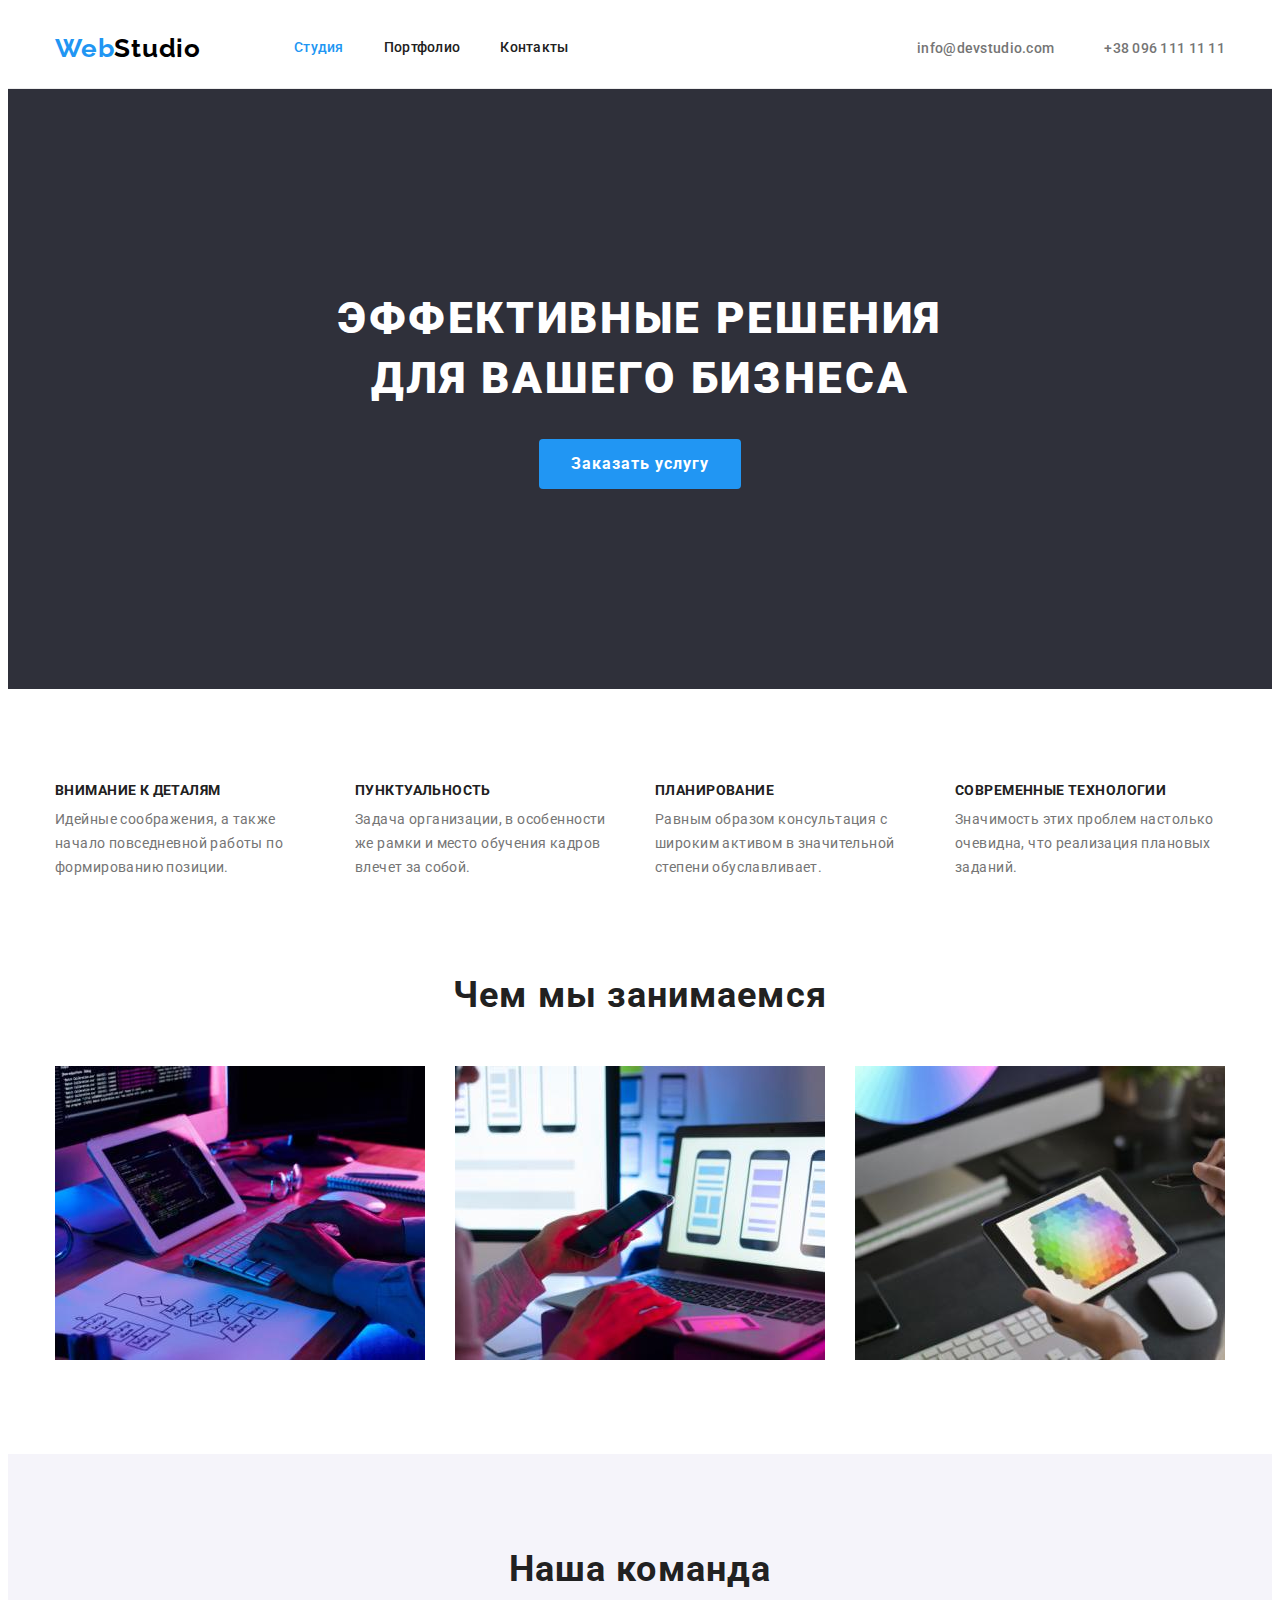
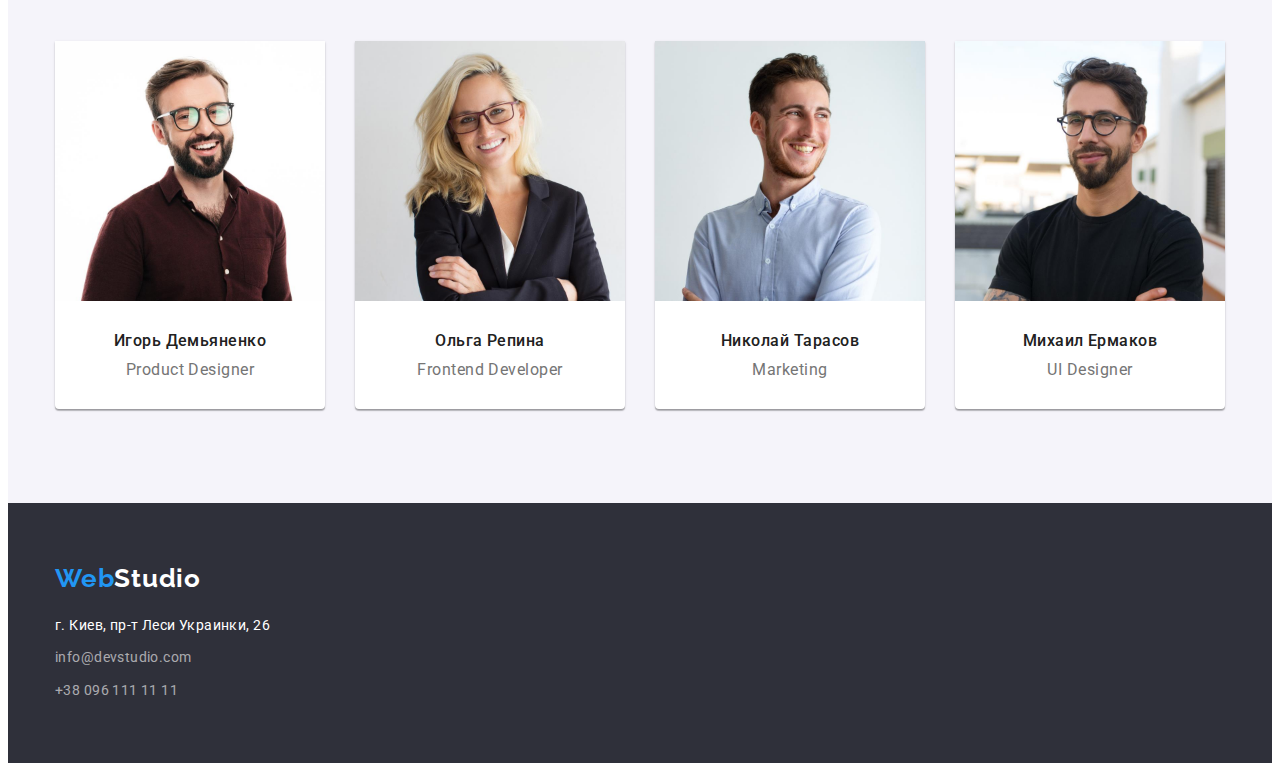
<file: index.html>
<!DOCTYPE html>
<html lang="ru">
<head>
    <meta charset="UTF-8">
    <meta http-equiv="X-UA-Compatible" content="IE=edge">
    <meta name="viewport" content="width=device-width, initial-scale=1.0">
    <link rel="stylesheet" href="https://cdnjs.cloudflare.com/ajax/libs/modern-normalize/1.1.0/modern-normalize.min.css" integrity="sha512-wpPYUAdjBVSE4KJnH1VR1HeZfpl1ub8YT/NKx4PuQ5NmX2tKuGu6U/JRp5y+Y8XG2tV+wKQpNHVUX03MfMFn9Q==" crossorigin="anonymous" referrerpolicy="no-referrer" />
    <link rel="stylesheet" href="./css/styles.css">
    <link rel="preconnect" href="https://fonts.googleapis.com">
    <link rel="preconnect" href="https://fonts.gstatic.com" crossorigin>
    <link href="https://fonts.googleapis.com/css2?family=Raleway:wght@700&family=Roboto:wght@400;500;700;900&display=swap" rel="stylesheet">
    <title>WebStudio</title>
</head>
<body>
    <!-- header -->
    <header class="header">
        <div class="container header-container">
            <nav class="nav-menu">
                <a class="link logo up-logo" href="./index.html">
                    <span class="logo-span">Web</span>Studio
                </a>
                <ul class="site-nav list">
                    <li class="nav-item">
                        <a class="link menu-link active-link" href="./index.html">Студия</a>
                    </li>
                    <li class="nav-item">
                        <a class="link menu-link" href="./portfolio.html">Портфолио</a>
                    </li>
                    <li class="nav-item">
                        <a class="link menu-link" href="">Контакты</a>
                    </li>
                </ul>
            </nav>
            <ul class="list header-contacts-list">
                <li class="contact-list-item">
                    <a class="link header-contacts" href="mailto:info@devstudio.com">info@devstudio.com</a>
                </li>
                <li class="contact-list-item">
                    <a class="link header-contacts" href="tel:+380961111111">+38 096 111 11 11</a>
                </li>
            </ul>
    </div>
    </header>

    <!-- main -->
    <main>
        
            <section class="main-header-section">
                <div class="container">
                    <h1 class="main-title">Эффективные решения для вашего бизнеса</h1>
                    <button class="btn" type="button">Заказать услугу</button>
                </div>
            </section>
        
            <section class="benefits-container">
                <div class="container">
                    <h2 class="visually-hidden">Наши преимущества</h2>

                    <ul class="list benefits-list">
                        <li class="benefits-list-item">
                            <h3 class="benefits-title">Внимание к деталям</h3>
                            <p class="benefits-after-title">Идейные соображения, а также начало повседневной работы по формированию позиции.</p>
                        </li>
                        <li class="benefits-list-item">
                            <h3 class="benefits-title">Пунктуальность</h3>
                            <p class="benefits-after-title">Задача организации, в особенности же рамки и место обучения кадров влечет за собой.</p>
                        </li>
                        <li class="benefits-list-item">
                            <h3 class="benefits-title">Планирование</h3>
                            <p class="benefits-after-title">Равным образом консультация с широким активом в значительной степени обуславливает.</p>
                        </li>
                        <li class="benefits-list-item">
                            <h3 class="benefits-title">Современные технологии</h3>
                            <p class="benefits-after-title">Значимость этих проблем настолько очевидна, что реализация плановых заданий.</p>
                        </li>
                    </ul>
                </div>
            </section>
            <section class="our-works-section">
                <div class="container">
                    <h2 class="secondary-title">Чем мы занимаемся</h2>
                <ul class="list our-works-list">
                    <li class="our-works-list-item">
                        <img src="./images/example1.jpg" alt="Фото сайта" width="370">
                    </li>
                    <li class="our-works-list-item">
                        <img src="./images/example2.jpg" alt="Фото приложения" width="370">
                    </li>
                    <li class="our-works-list-item">
                        <img src="./images/example3.jpg" alt="Фото приложения на планшете" width="370">
                    </li>
                </ul>
                </div>
                
            </section>
            <section class="team-section">
                <div class="container">
                    <h2 class="secondary-title">Наша команда</h2>
                    <ul class="list team-list">
                        <li class="team-list-item">
                            <img src="./images/team-mate-1.jpg" alt="Фото сотрудника компании" width="270">
                            <div class="team-list-item-cont">
                                <h3 class="team-name-title">Игорь Демьяненко</h3>
                                <p class="team-name-after-title">Product Designer</p>
                            </div>
                        </li>
                        <li class="team-list-item">
                            <img src="./images/team-mate-2.jpg" alt="Фото сотрудника компании" width="270">
                            <div class="team-list-item-cont">
                                <h3 class="team-name-title">Ольга Репина</h3>
                                <p class="team-name-after-title">Frontend Developer</p>
                            </div>
                        </li>
                        <li class="team-list-item">
                            <img src="./images/team-mate-3.jpg" alt="Фото сотрудника компании" width="270">
                            <div class="team-list-item-cont">
                                <h3 class="team-name-title">Николай Тарасов</h3>
                                <p class="team-name-after-title">Marketing</p>
                            </div>
                        </li>
                        <li class="team-list-item">
                            <img src="./images/team-mate-4.jpg" alt="Фото сотрудника компании" width="270">
                            <div class="team-list-item-cont">
                                <h3 class="team-name-title">Михаил Ермаков</h3>
                                <p class="team-name-after-title">UI Designer</p>
                            </div>
                        </li>
                    </ul>
                </div>
            </section>
    </main>

    <!-- footer -->
    <footer class="footer">
        <div class="container">
            <a class="logo link down-logo" href="./index.html">
                <span class="logo-span">Web</span>Studio
            </a>
            <address class="footer-address">
                <p class="footer-address-text">г. Киев, пр-т Леси Украинки, 26</p>
                <ul class="list footer-adress-list">
                    <li class="footer-address-list-item">
                        <a class="link footer-address-link" href="mailto:info@devstudio.com">info@devstudio.com</a>
                    </li>
                    <li class="footer-address-list-item">
                        <a class="link footer-address-link" href="tel:+380961111111">+38 096 111 11 11</a>
                    </li>
                </ul>
            </address>
        </div>
    </footer>
</body>
</html>
</file>
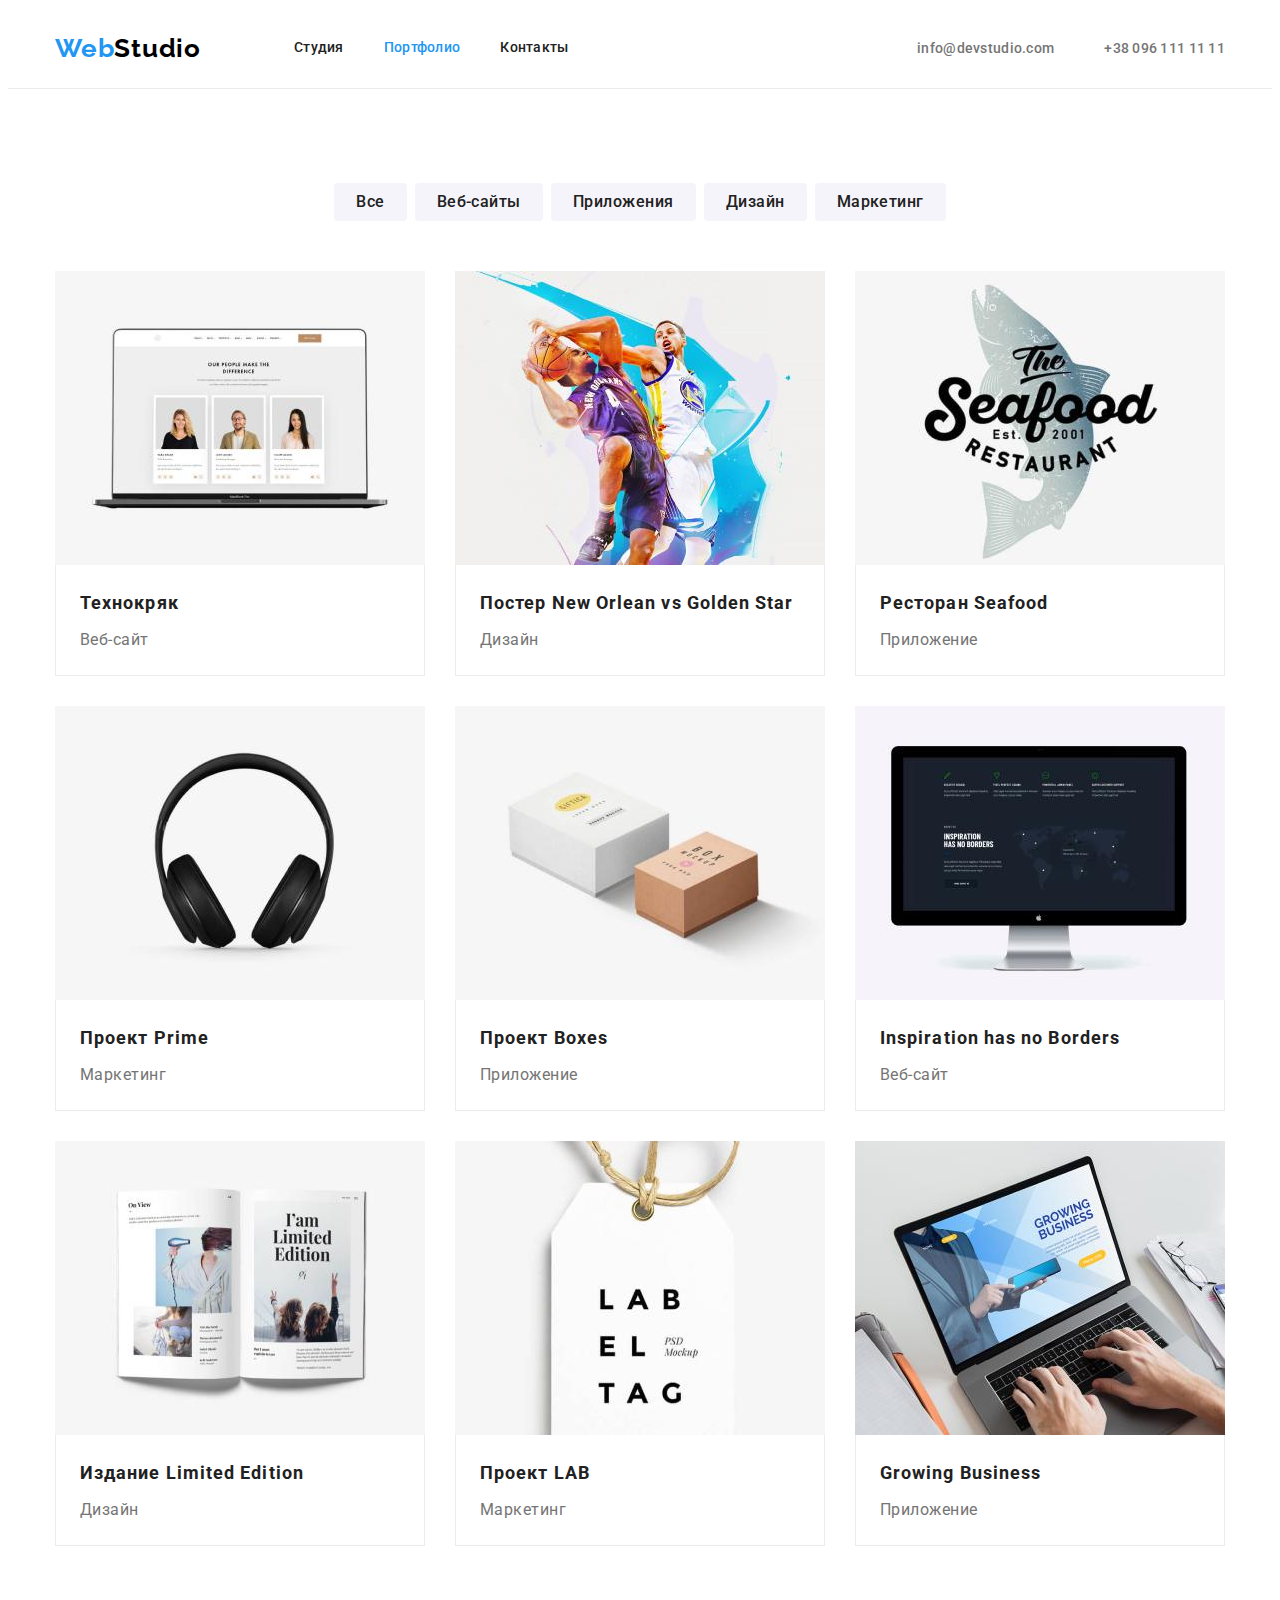
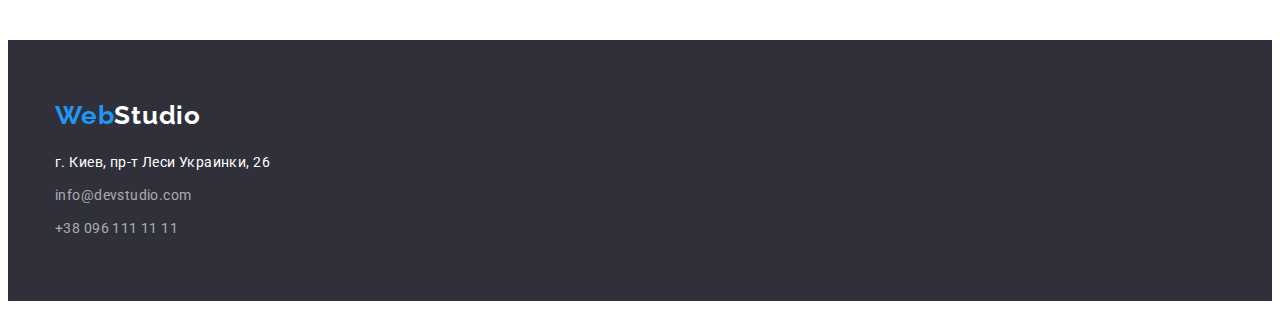
<file: portfolio.html>
<!DOCTYPE html>
<html lang="ru">
<head>
    <meta charset="UTF-8">
    <meta http-equiv="X-UA-Compatible" content="IE=edge">
    <meta name="viewport" content="width=device-width, initial-scale=1.0">
    <link rel="stylesheet" href="https://cdnjs.cloudflare.com/ajax/libs/modern-normalize/1.1.0/modern-normalize.min.css" integrity="sha512-wpPYUAdjBVSE4KJnH1VR1HeZfpl1ub8YT/NKx4PuQ5NmX2tKuGu6U/JRp5y+Y8XG2tV+wKQpNHVUX03MfMFn9Q==" crossorigin="anonymous" referrerpolicy="no-referrer" />
    <link rel="stylesheet" href="./css/styles.css">
    <link rel="preconnect" href="https://fonts.googleapis.com">
    <link rel="preconnect" href="https://fonts.gstatic.com" crossorigin>
    <link href="https://fonts.googleapis.com/css2?family=Raleway:wght@700&family=Roboto:wght@400;500;700;900&display=swap" rel="stylesheet">
    <title>Портфолио</title>
</head>
<body>
    <!-- header -->
    <header class="header">
        <div class="container header-container">
            <nav class="nav-menu">
                <a class="link logo up-logo" href="./index.html">
                    <span class="logo-span">Web</span>Studio
                </a>
                <ul class="site-nav list">
                    <li class="nav-item">
                        <a class="link menu-link" href="./index.html">Студия</a>
                    </li>
                    <li class="nav-item">
                        <a class="link menu-link active-link" href="./portfolio.html">Портфолио</a>
                    </li>
                    <li class="nav-item">
                        <a class="link menu-link" href="">Контакты</a>
                    </li>
                </ul>
            </nav>
            <ul class="list header-contacts-list">
                <li class="contact-list-item">
                    <a class="link header-contacts" href="mailto:info@devstudio.com">info@devstudio.com</a>
                </li>
                <li class="contact-list-item">
                    <a class="link header-contacts" href="tel:+380961111111">+38 096 111 11 11</a>
                </li>
            </ul>
    </div>
    </header>

    <!-- main -->
    <main>
        <section class="work-list-container">
            <div class="container">
                <h1 class="visually-hidden">Наши работы</h1>
                <ul class="list filter-btn-list">
                    <li class="filter-btn-list-item"><button class="btn-filter" type="button">Все</button></li>
                    <li class="filter-btn-list-item"><button class="btn-filter" type="button">Веб-сайты</button></li>
                    <li class="filter-btn-list-item"><button class="btn-filter" type="button">Приложения</button></li>
                    <li class="filter-btn-list-item"><button class="btn-filter" type="button">Дизайн</button></li>
                    <li class="filter-btn-list-item"><button class="btn-filter" type="button">Маркетинг</button></li>
                </ul>
                <ul class="list work-list">
                    <li class="work-list-item">
                        <a class="link" href="">
                            <img src="./images/our-works-1.jpg" alt="Фото веб-сайта" width="370">
                            <div class="work-list-item-txt">
                                <h2 class="our-works-title">Технокряк</h2>
                                <p class="our-works-subtitle">Веб-сайт</p>
                            </div>
                        </a>
                    </li>
                    <li class="work-list-item">
                        <a class="link" href="">
                            <img src="./images/our-works-2.jpg" alt="Фото постера" width="370">
                            <div class="work-list-item-txt">
                                <h2 class="our-works-title">Постер New Orlean vs Golden Star</h2>
                                <p class="our-works-subtitle">Дизайн</p>
                            </div>
                        </a>
                    </li>
                    <li class="work-list-item">
                        <a class="link" href="">
                            <img src="./images/our-works-3.jpg" alt="Фото с логотипом ресторана" width="370">
                            <div class="work-list-item-txt">
                                <h2 class="our-works-title">Ресторан Seafood</h2>
                                <p class="our-works-subtitle">Приложение</p>
                            </div>
                        </a>
                    </li>
                    <li class="work-list-item">
                        <a class="link" href="">
                            <img src="./images/our-works-4.jpg" alt="Фото с наушниками" width="370">
                            <div class="work-list-item-txt">
                                <h2 class="our-works-title">Проект Prime</h2>
                                <p class="our-works-subtitle">Маркетинг</p>
                            </div>
                        </a>
                    </li>
                    <li class="work-list-item">
                        <a class="link" href="">
                            <img src="./images/our-works-5.jpg" alt="Фото с коробками" width="370">
                            <div class="work-list-item-txt">
                                <h2 class="our-works-title">Проект Boxes</h2>
                                <p class="our-works-subtitle">Приложение</p>
                            </div>
                        </a>
                    </li>
                    <li class="work-list-item">
                        <a class="link" href="">
                            <img src="./images/our-works-6.jpg" alt="Фото веб-сайта" width="370">
                            <div class="work-list-item-txt">
                                <h2 class="our-works-title">Inspiration has no Borders</h2>
                                <p class="our-works-subtitle">Веб-сайт</p>
                            </div>
                        </a>
                    </li>
                    <li class="work-list-item">
                        <a class="link" href="">
                            <img src="./images/our-works-7.jpg" alt="Фото журнала" width="370">
                            <div class="work-list-item-txt">
                                <h2 class="our-works-title">Издание Limited Edition</h2>
                                <p class="our-works-subtitle">Дизайн</p>
                            </div>
                        </a>
                    </li>
                    <li class="work-list-item">
                        <a class="link" href="">
                            <img src="./images/our-works-8.jpg" alt="Фото с логотипом бирки" width="370">
                            <div class="work-list-item-txt">
                                <h2 class="our-works-title">Проект LAB</h2>
                                <p class="our-works-subtitle">Маркетинг</p>
                            </div>
                        </a>
                    </li>
                    <li class="work-list-item">
                        <a class="link" href="">
                            <img src="./images/our-works-9.jpg" alt="Фото с приложением на PC" width="370">
                            <div class="work-list-item-txt">
                                <h2 class="our-works-title">Growing Business</h2>
                                <p class="our-works-subtitle">Приложение</p>
                            </div>
                        </a>
                    </li>
                </ul>
        </div>
        </section>
 
    </main>

    <!-- footer -->
    <footer class="footer">
        <div class="container">
            <a class="logo link down-logo" href="./index.html">
                <span class="logo-span">Web</span>Studio
            </a>
            <address class="footer-address">
                <p class="footer-address-text">г. Киев, пр-т Леси Украинки, 26</p>
                <ul class="list footer-adress-list">
                    <li class="footer-address-list-item">
                        <a class="link footer-address-link" href="mailto:info@devstudio.com">info@devstudio.com</a>
                    </li>
                    <li class="footer-address-list-item">
                        <a class="link footer-address-link" href="tel:+380961111111">+38 096 111 11 11</a>
                    </li>
                </ul>
            </address>
        </div>
    </footer>
</body>
</html>
</file>
<file: css/styles.css>
*,
*::before,
*::after
{
    box-sizing: border-box;
}

:root
{
    --primary-text-color: #212121;
    --secondary-text-color: #757575;
    --primary-title-color: #FFFFFF;
    --secondary-title-color: #212121;
    --accent-color: #2196F3;
    --logo-text-color: #000000;
    --secondary-accent-color: #188CE8;
    --third-text-color: #FFFFFF;
    --adress-text-color: rgba(255, 255, 255, 0.6);
    --secondary-background-color: #F5F4FA;
}

body{
    font-family: "Roboto", sans-serif;
    color: var(--primary-text-color);
}

p, h1, h2, h3, h4, h5, h6
{
    margin: 0;
    padding: 0;
}

img
{
    display:block;
}

.link
{
    text-decoration: none;
}

.list
{
    list-style: none;
    margin: 0;
    padding: 0;
}

.container
{
    width:1200px;
    padding-left: 15px;
    padding-right: 15px;
    margin: 0 auto;
    /*outline: 2px solid tomato;*/
}

.visually-hidden {
    position: absolute;
    width: 1px;
    height: 1px;
    margin: -1px;
    border: 0;
    padding: 0;
    
    white-space: nowrap;
    clip-path: inset(100%);
    clip: rect(0 0 0 0);
    overflow: hidden;
  }

/*------------- header --------------*/

.header
{
    border-bottom: 1px solid #ECECEC;
}


.header-container
{
    display: flex;
    align-items: center;
}

.site-nav
{
    display: flex;
    margin-left: 93px;
}

.site-nav .nav-item:not(:last-child)
{
    margin-right: 40px;
    /*outline: 1px solid tomato;*/
}

.nav-menu
{
    display: flex;
    align-items: center;
}

.logo
{
    font-family: Raleway;
    font-weight: 700;
    font-size: 26px;
    line-height: 1.19;
    letter-spacing: 0.03em;    
}

.up-logo
{
    color: var(--logo-text-color);
}

.down-logo
{
    /*margin-top: 60px;*/
    color: var(--primary-title-color);
}

.logo-span
{
    color: var(--accent-color);
}

.menu-link
{
    display: block;
    padding-top: 32px;
    padding-bottom: 32px;    

    font-weight: 500;
    font-size: 14px;
    line-height: 1.14;
    letter-spacing: 0.02em;
    color: var(--primary-text-color);  
}

.menu-link:hover, .menu-link:focus,
.header-contacts:hover, .header-contacts:focus
{
    color: var(--accent-color);
}

.header-contacts-list
{
    display: flex;
    margin-left: auto;
}

.header-contacts-list .contact-list-item:not(:last-child)
{
    margin-right: 50px;
}

.header-contacts
{
   font-weight: 500;
    font-size: 14px;
    line-height: 1.14;
    letter-spacing: 0.02em;
    color: var(--secondary-text-color);
}

.active-link
{
    color: var(--accent-color);
}

/*------------- main --------------*/

.main-title
{
    max-width: 696px;
    margin-left: auto;
    margin-right: auto;

    font-weight: 900;
    font-size: 44px;
    line-height: 1.36;
    text-align: center;
    letter-spacing: 0.06em;
    text-transform: uppercase;
    color: var(--primary-title-color);
}

.main-header-section
{
    padding-top: 200px;
    padding-bottom: 200px;

    text-align: center;
    background-color: #2F303A;
}


.btn
{
    margin-top: 30px;    
    padding: 10px 32px;
    font-family: inherit;
    font-weight: 700;
    font-size: 16px;
    line-height: 1.87;
    letter-spacing: 0.06em;
    color: var(--third-text-color);
    background-color: var(--accent-color);
    border-radius: 4px;
    border: none;
}

.btn:hover, .btn:focus
{
    background-color: var(--secondary-accent-color);
    cursor: pointer;
}

.benefits-container
{
    padding-top: 94px;
    padding-bottom: 94px;   
}

.benefits-list
{
    display: flex;
}

.benefits-list .benefits-list-item
{    
    width: calc((100% - 30px*3)/4);    
}
.benefits-list .benefits-list-item:not(:last-child)
{
    margin-right: 30px;
}

.benefits-title
{
   font-weight: 700;
    font-size: 14px;
    line-height: 1.14;
    letter-spacing: 0.03em;
    text-transform: uppercase;
    color: var(--secondary-title-color);
}

.benefits-after-title
{
    margin-top: 10px;
    font-size: 14px;
    line-height: 1.71;
    letter-spacing: 0.03em;
    color: var(--secondary-text-color);
}

.secondary-title
{
    margin-bottom: 50px;
    font-weight: 700;
    font-size: 36px;
    line-height: 1.17;
    text-align: center;
    letter-spacing: 0.03em;
    color:var(--secondary-title-color);
}

.team-name-title
{
    margin-bottom: 10px;
    font-weight: 500;
    font-size: 16px;
    line-height: 1.19;
    text-align: center;
    letter-spacing: 0.03em;    
}

.team-list-item-cont
{
    padding-top: 30px;
    padding-bottom: 30px;
}

.team-name-after-title
{
    font-size: 16px;
    line-height: 1.19;
    text-align: center;
    letter-spacing: 0.03em;
    color: var(--secondary-text-color);
}

.team-section
{
    padding-top: 94px;
    padding-bottom: 94px;
    background-color: var(--secondary-background-color);
}

.our-works-section
{
    padding-bottom: 94px;
}

.our-works-list
{
    margin-right: -30px;
    display: flex;    
}


.our-works-list .our-works-list-item
{
    margin-right: 30px;
    width: 370px;
}

.team-list
{
    display:flex;
    flex-wrap: wrap;
    margin-left: -30px;      
}

.team-list-item
{
    width: calc((100% - 30px * 4) / 4);
    margin-left: 30px;

    background-color: var(--third-text-color);
    box-shadow: 0px 1px 3px rgba(0, 0, 0, 0.12), 0px 1px 1px rgba(0, 0, 0, 0.14), 0px 2px 1px rgba(0, 0, 0, 0.2);
    border-radius: 0px 0px 4px 4px;
}

/*------------- footer --------------*/

.footer
{
    padding-top: 60px;
    padding-bottom: 60px;
    background-color: #2F303A;
}

.footer-address
{
   margin-top: 20px; 
}

.footer-address-text
{
    font-style: normal;
    font-size: 14px;
    line-height: 1.71;
    letter-spacing: 0.03em;
    color: var(--third-text-color);
}

.footer-address-link
{
    font-style: normal;   
    font-size: 14px;
    line-height: 1.71;
    letter-spacing: 0.03em;
    color: var(--adress-text-color);    
}

.footer-adress-list
{
    margin-top: 9px;
}

.footer-address-list-item:not(:first-child)
{
    margin-top: 9px;
}

.footer-address-text:hover,
.footer-address-link:hover,
.footer-address-link:focus
{
    color: var(--accent-color);
}


/* --------------portfolio css-------------- */
.btn-filter
{
    padding: 6px 22px;
    font-family: inherit;
    font-weight: 500;
    font-size: 16px;
    line-height: 1.63;
    letter-spacing: 0.03em;
    color: var(--primary-text-color);
    background-color: var(--secondary-background-color);
    border-radius: 4px;
    border: none;
}

.filter-btn-list .filter-btn-list-item:not(:last-child)
{
    margin-right: 8px;
}

.btn-filter:hover, .btn-filter:focus
{
    color: var(--third-text-color);
    background-color: var(--accent-color);
}

.work-list-container
{
    padding-top: 94px;
    padding-bottom: 94px;
}

.work-list
{
    margin-top: 50px;
    margin-bottom: -30px;
    display: flex;
    flex-wrap: wrap;
}

.work-list .work-list-item
{
    width: calc((100% - 60px) / 3);
    margin-right: 30px;
    margin-bottom: 30px;

    /*overflow: hidden;*/

    

}
.work-list .work-list-item:nth-child(3n)
{
    margin-right: 0;
}

.filter-btn-list
{
    display: flex;
    justify-content: center;  
}

.work-list-item-txt
{
    padding: 20px 24px;
    border-bottom: 1px solid #ECECEC;
    border-left: 1px solid #ECECEC;
    border-right: 1px solid #ECECEC;
}

.our-works-title
{
    font-weight: 700;
    font-size: 18px;
    line-height: 2;
    letter-spacing: 0.06em;
    color: var(--secondary-title-color);
}
.our-works-subtitle
{
    margin-top: 4px;
    font-size: 16px;
    line-height: 1.87;
    letter-spacing: 0.03em;
    color: var(--secondary-text-color);
}
</file>
